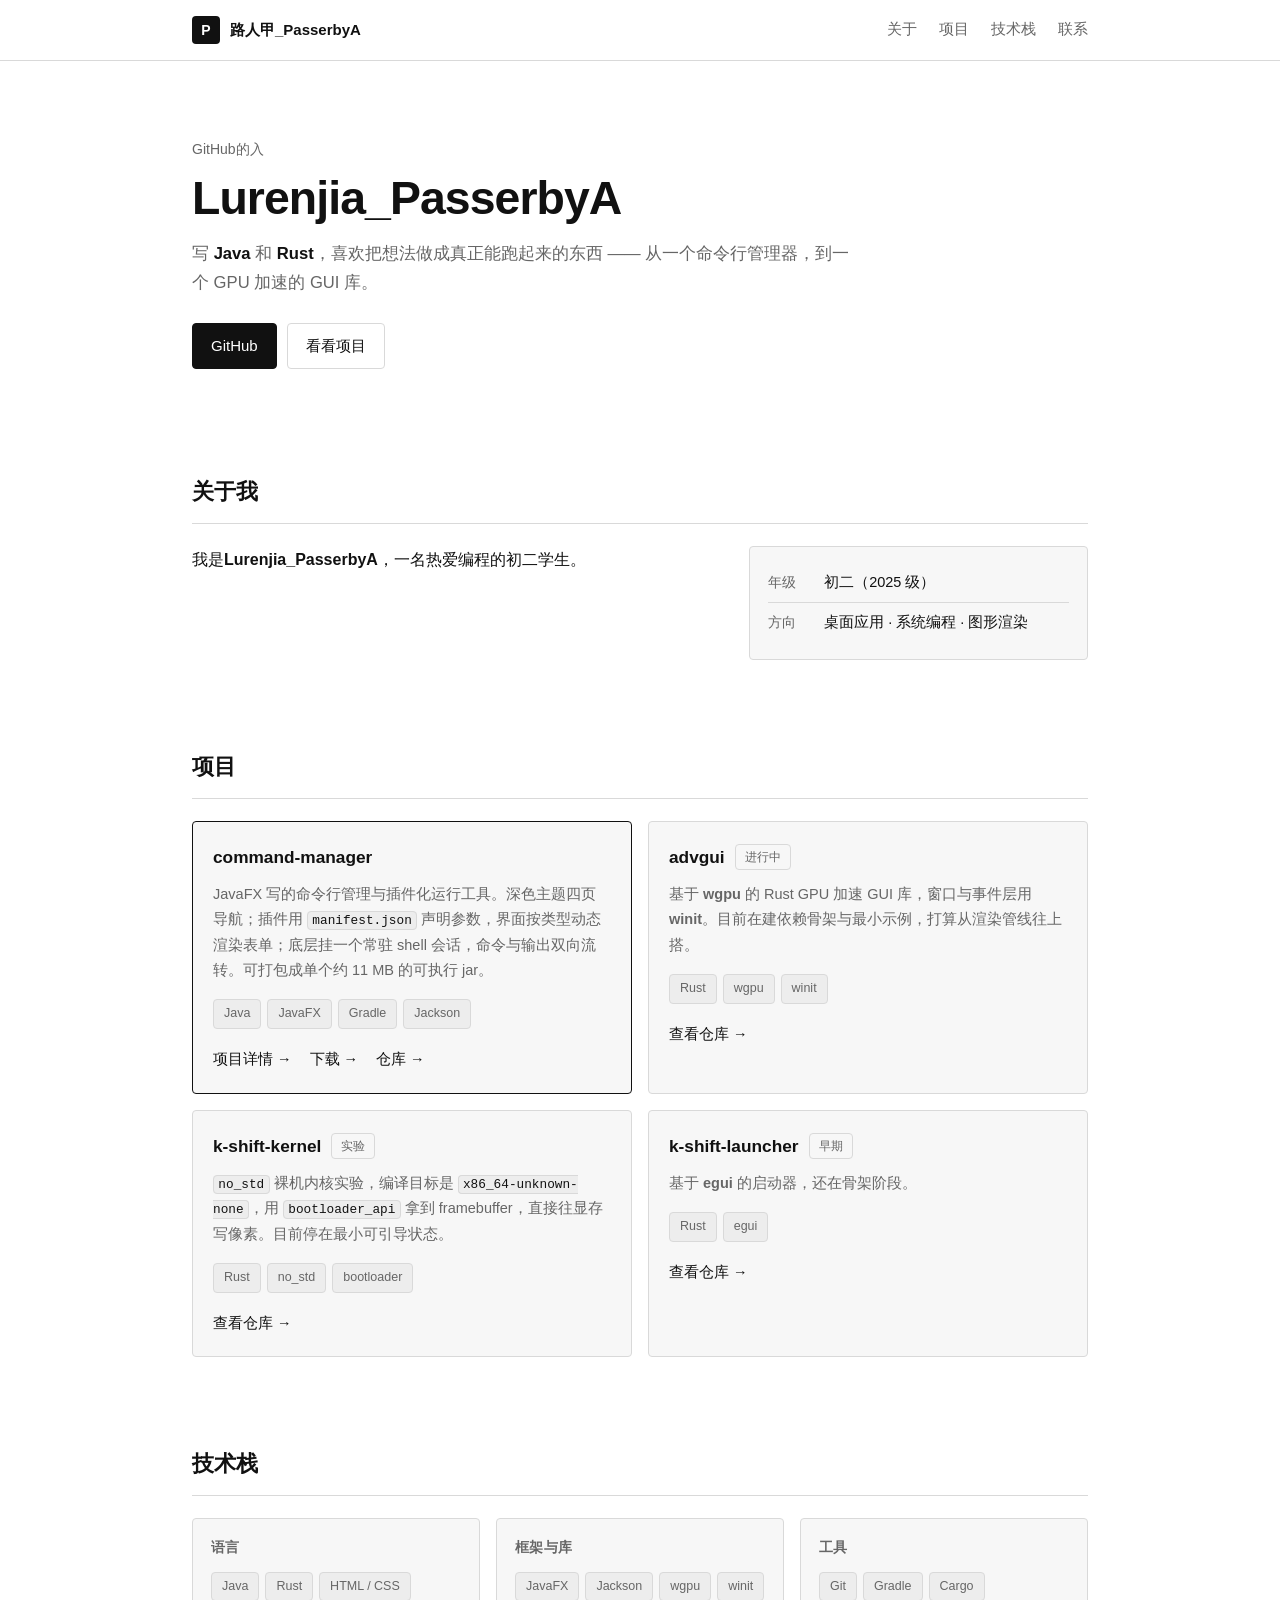
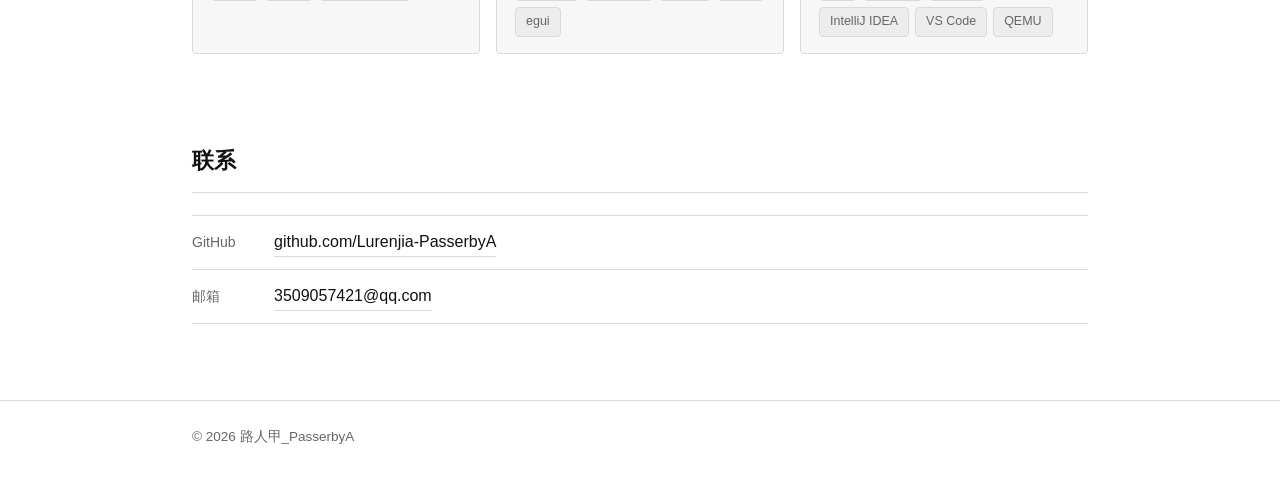
<file: index.html>
<!DOCTYPE html>
<html lang="zh-CN">
<head>
<meta charset="UTF-8">
<meta name="viewport" content="width=device-width, initial-scale=1">
<title>路人甲_PasserbyA的website</title>
<meta name="description" content="路人甲_PasserbyA的个人站点写 Java 和 Rust，做过命令行管理器和 GPU 加速 GUI 库。">
<meta name="theme-color" content="#0f0f0f">
<link rel="icon" type="image/svg+xml" href="assets/favicon.svg">
<link rel="stylesheet" href="assets/style.css">
</head>
<body>

<header class="nav">
  <div class="wrap nav-inner">
    <a class="brand" href="#top">
      <span class="brand-mark">P</span>
      <span class="brand-text">路人甲_PasserbyA</span>
    </a>
    <nav class="nav-links">
      <a href="#about">关于</a>
      <a href="#projects">项目</a>
      <a href="#stack">技术栈</a>
      <a href="#contact">联系</a>
    </nav>
  </div>
</header>

<main id="top">

  <section class="hero wrap">
    <p class="eyebrow">GitHub的入</p>
    <h1>Lurenjia_PasserbyA</h1>
    <p class="lede">
      写 <strong>Java</strong> 和 <strong>Rust</strong>，喜欢把想法做成真正能跑起来的东西 ——
      从一个命令行管理器，到一个 GPU 加速的 GUI 库。
    </p>
    <div class="actions">
      <a class="btn btn-primary" href="https://github.com/Lurenjia-PasserbyA" target="_blank" rel="noopener">GitHub</a>
      <a class="btn" href="#projects">看看项目</a>
    </div>
  </section>

  <section id="about" class="wrap section">
    <h2>关于我</h2>
    <div class="cols">
      <div class="prose">
        <p>我是<strong>Lurenjia_PasserbyA</strong>，一名热爱编程的初二学生。</p>
      </div>
      <dl class="facts">
        <div><dt>年级</dt><dd>初二（2025 级）</dd></div>
        <div><dt>方向</dt><dd>桌面应用 · 系统编程 · 图形渲染</dd></div>
      </dl>
    </div>
  </section>

  <section id="projects" class="wrap section">
    <h2>项目</h2>
    <div class="grid">

      <article class="card card-featured">
        <div class="card-head">
          <h3>command-manager</h3>
        </div>
        <p>JavaFX 写的命令行管理与插件化运行工具。深色主题四页导航；插件用 <code>manifest.json</code> 声明参数，界面按类型动态渲染表单；底层挂一个常驻 shell 会话，命令与输出双向流转。可打包成单个约 11 MB 的可执行 jar。</p>
        <ul class="chips">
          <li>Java</li><li>JavaFX</li><li>Gradle</li><li>Jackson</li>
        </ul>
        <div class="card-actions">
          <a class="card-link" href="projects/command-manager.html">项目详情 →</a>
          <a class="card-link" href="https://github.com/Lurenjia-PasserbyA/command-manager/releases" target="_blank" rel="noopener">下载 →</a>
          <a class="card-link" href="https://github.com/Lurenjia-PasserbyA/command-manager" target="_blank" rel="noopener">仓库 →</a>
        </div>
      </article>

      <article class="card">
        <div class="card-head">
          <h3>advgui</h3>
          <span class="tag">进行中</span>
        </div>
        <p>基于 <strong>wgpu</strong> 的 Rust GPU 加速 GUI 库，窗口与事件层用 <strong>winit</strong>。目前在建依赖骨架与最小示例，打算从渲染管线往上搭。</p>
        <ul class="chips">
          <li>Rust</li><li>wgpu</li><li>winit</li>
        </ul>
        <a class="card-link" href="https://github.com/Lurenjia-PasserbyA/advgui" target="_blank" rel="noopener">查看仓库 →</a>
      </article>

      <article class="card">
        <div class="card-head">
          <h3>k-shift-kernel</h3>
          <span class="tag">实验</span>
        </div>
        <p><code>no_std</code> 裸机内核实验，编译目标是 <code>x86_64-unknown-none</code>，用 <code>bootloader_api</code> 拿到 framebuffer，直接往显存写像素。目前停在最小可引导状态。</p>
        <ul class="chips">
          <li>Rust</li><li>no_std</li><li>bootloader</li>
        </ul>
        <a class="card-link" href="https://github.com/Lurenjia-PasserbyA/k-shift-kernel" target="_blank" rel="noopener">查看仓库 →</a>
      </article>

      <article class="card">
        <div class="card-head">
          <h3>k-shift-launcher</h3>
          <span class="tag">早期</span>
        </div>
        <p>基于 <strong>egui</strong> 的启动器，还在骨架阶段。</p>
        <ul class="chips">
          <li>Rust</li><li>egui</li>
        </ul>
        <a class="card-link" href="https://github.com/Lurenjia-PasserbyA/k-shift-launcher" target="_blank" rel="noopener">查看仓库 →</a>
      </article>

    </div>
  </section>

  <section id="stack" class="wrap section">
    <h2>技术栈</h2>
    <div class="grid grid-tight">
      <div class="stack-card">
        <h4>语言</h4>
        <ul class="chips"><li>Java</li><li>Rust</li><li>HTML / CSS</li></ul>
      </div>
      <div class="stack-card">
        <h4>框架与库</h4>
        <ul class="chips"><li>JavaFX</li><li>Jackson</li><li>wgpu</li><li>winit</li><li>egui</li></ul>
      </div>
      <div class="stack-card">
        <h4>工具</h4>
        <ul class="chips"><li>Git</li><li>Gradle</li><li>Cargo</li><li>IntelliJ IDEA</li><li>VS Code</li><li>QEMU</li></ul>
      </div>
    </div>
  </section>

  <section id="contact" class="wrap section">
    <h2>联系</h2>
    <ul class="contact-list">
      <li>
        <span class="contact-key">GitHub</span>
        <a href="https://github.com/Lurenjia-PasserbyA" target="_blank" rel="noopener">github.com/Lurenjia-PasserbyA</a>
      </li>
      <li>
        <span class="contact-key">邮箱</span>
        <a href="mailto:3509057421@qq.com">3509057421@qq.com</a>
      </li>
    </ul>
  </section>

</main>

<footer class="footer">
  <div class="wrap">
    <p>© <span id="year">2026</span> 路人甲_PasserbyA</p>
  </div>
</footer>

<script>
  document.getElementById('year').textContent = new Date().getFullYear();
</script>
</body>
</html>
</file>
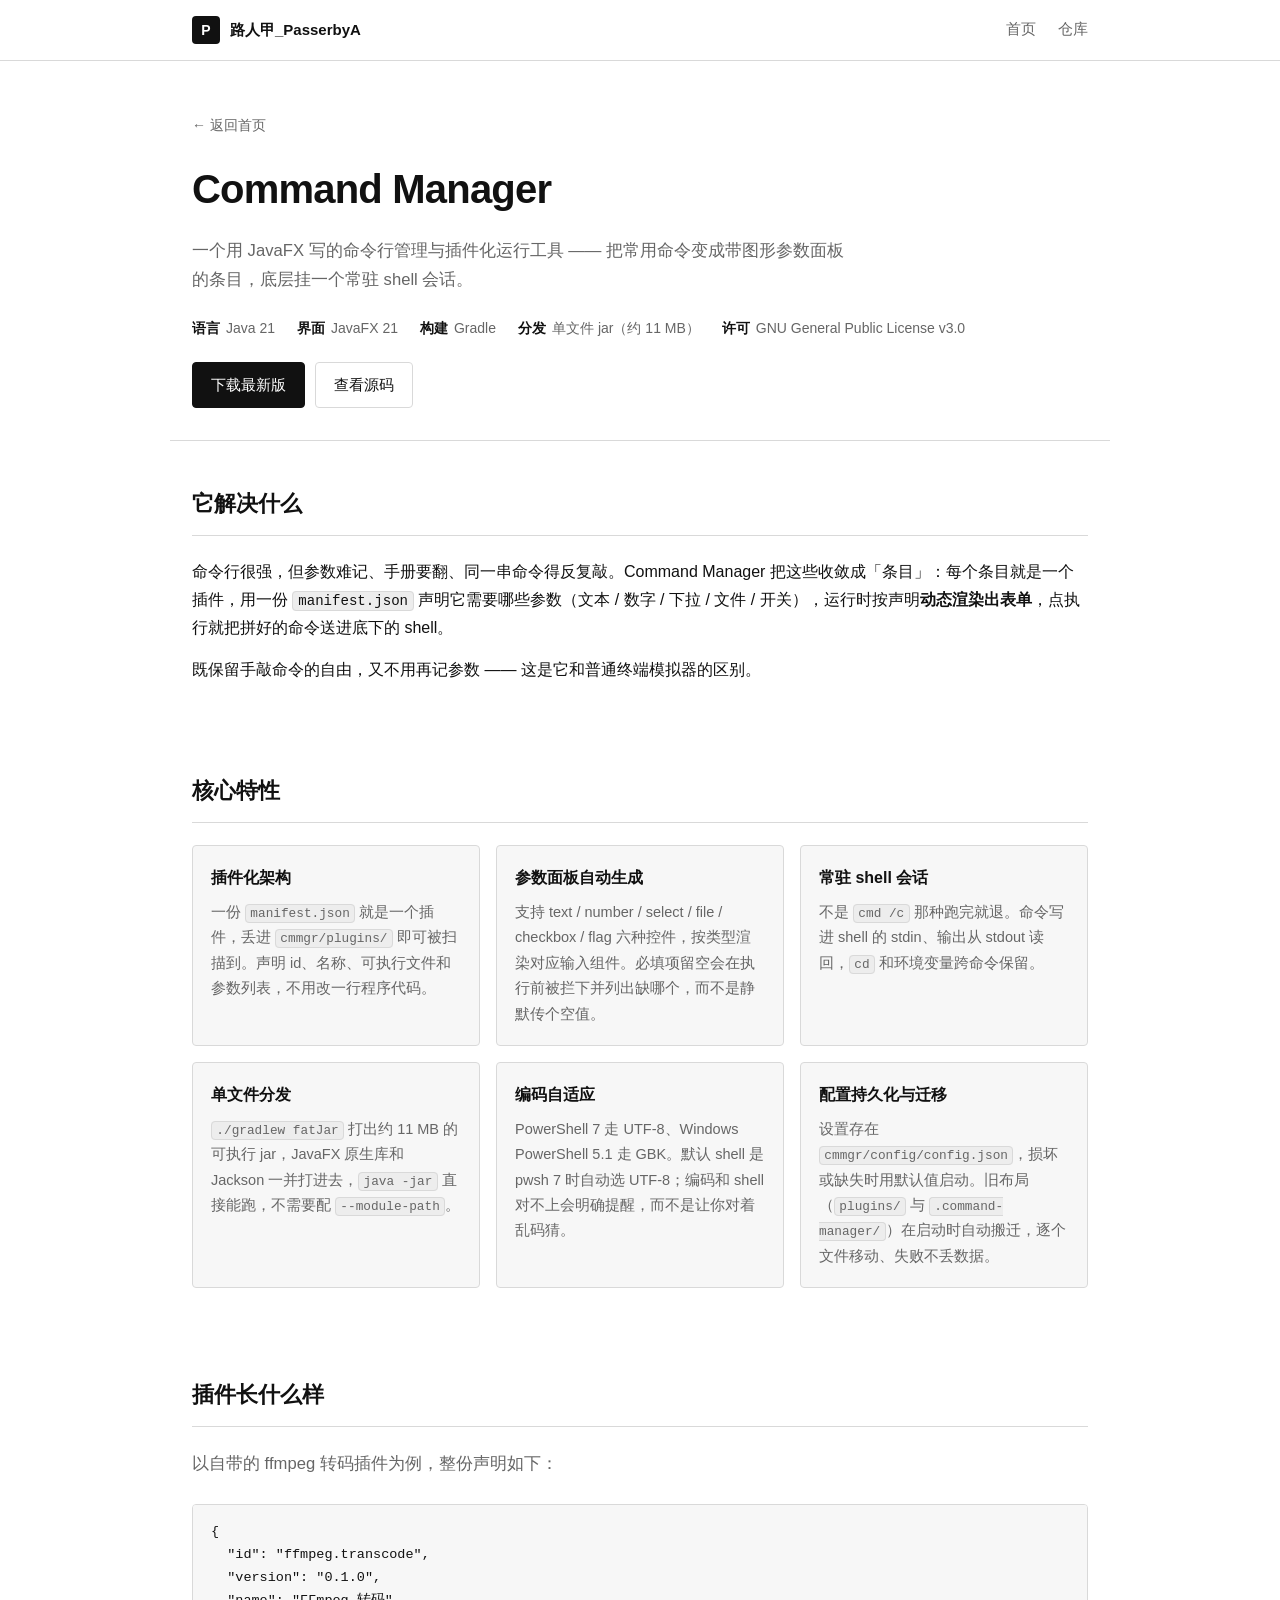
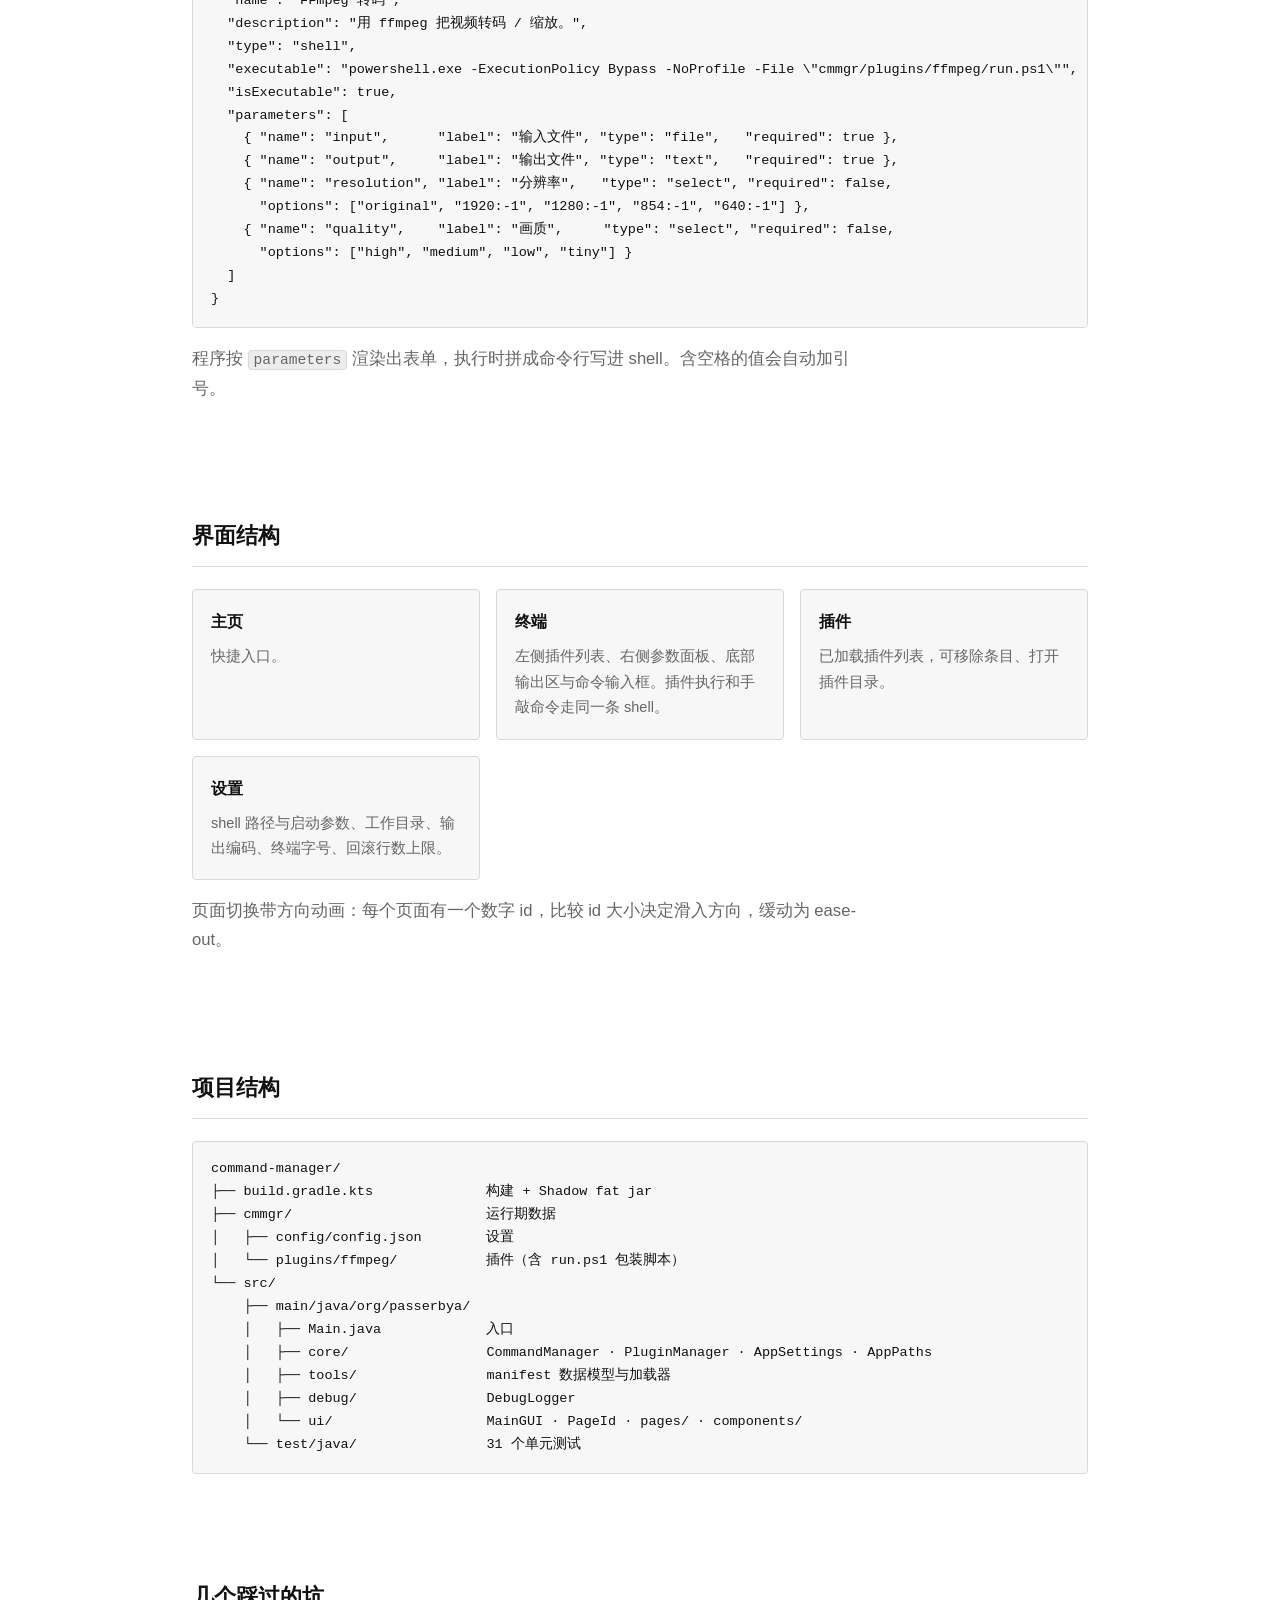
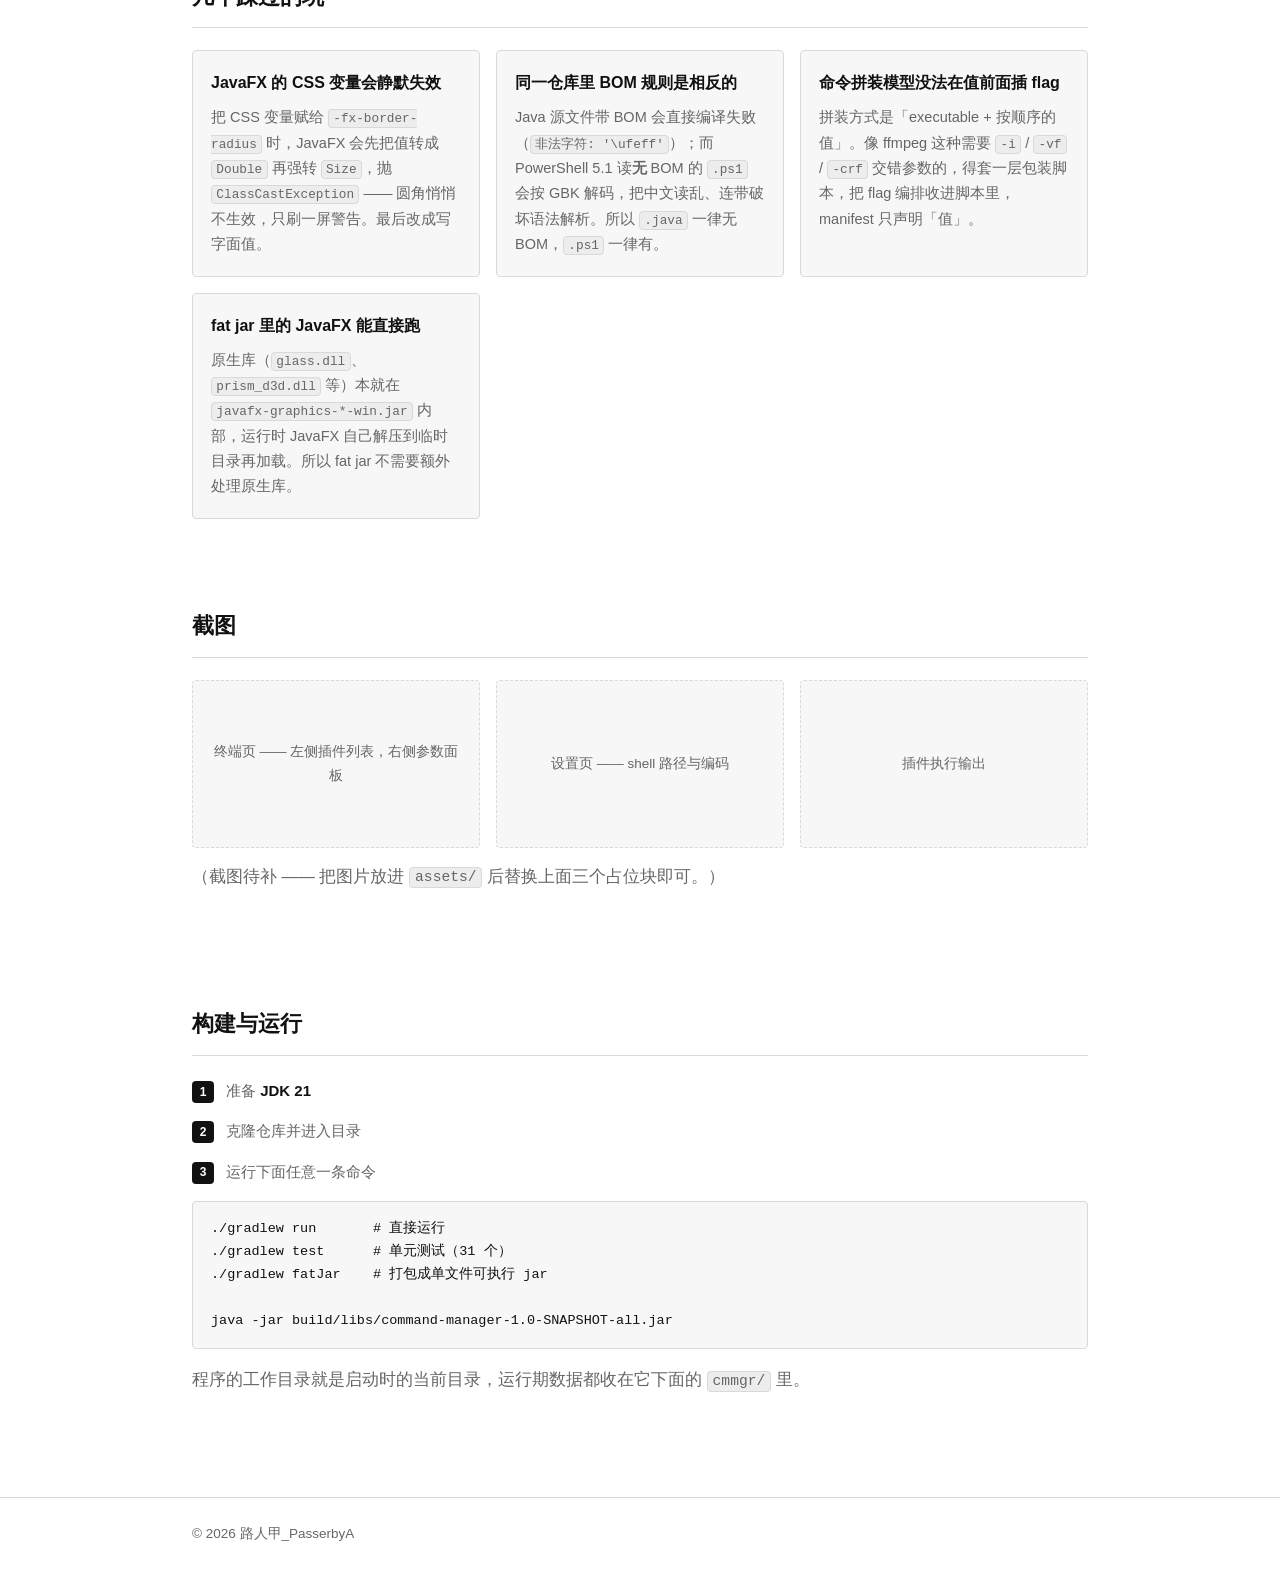
<file: projects/command-manager.html>
<!DOCTYPE html>
<html lang="zh-CN">
<head>
<meta charset="UTF-8">
<meta name="viewport" content="width=device-width, initial-scale=1">
<title>Command Manager · 路人甲_PasserbyA</title>
<meta name="description" content="Command Manager —— 用 JavaFX 写的命令行管理与插件化运行工具。插件由 manifest.json 声明，界面按参数类型动态渲染表单，底层挂常驻 shell 会话。">
<meta name="theme-color" content="#0f0f0f">
<link rel="icon" type="image/svg+xml" href="../assets/favicon.svg">
<link rel="stylesheet" href="../assets/style.css">
</head>
<body>

<header class="nav">
  <div class="wrap nav-inner">
    <a class="brand" href="../index.html">
      <span class="brand-mark">P</span>
      <span class="brand-text">路人甲_PasserbyA</span>
    </a>
    <nav class="nav-links">
      <a href="../index.html">首页</a>
      <a href="https://github.com/Lurenjia-PasserbyA/command-manager" target="_blank" rel="noopener">仓库</a>
    </nav>
  </div>
</header>

<main>

  <section class="page-head wrap">
    <a class="back" href="../index.html">← 返回首页</a>
    <h1>Command Manager</h1>
    <p class="lede">一个用 JavaFX 写的命令行管理与插件化运行工具 —— 把常用命令变成带图形参数面板的条目，底层挂一个常驻 shell 会话。</p>
    <div class="meta-row">
      <span><b>语言</b>Java 21</span>
      <span><b>界面</b>JavaFX 21</span>
      <span><b>构建</b>Gradle</span>
      <span><b>分发</b>单文件 jar（约 11 MB）</span>
      <span><b>许可</b>GNU General Public License v3.0</span>
    </div>
    <div class="actions">
      <a class="btn btn-primary" href="https://github.com/Lurenjia-PasserbyA/command-manager/releases" target="_blank" rel="noopener">下载最新版</a>
      <a class="btn" href="https://github.com/Lurenjia-PasserbyA/command-manager" target="_blank" rel="noopener">查看源码</a>
    </div>
  </section>

  <section class="wrap section">
    <h2>它解决什么</h2>
    <div class="prose">
      <p>命令行很强，但参数难记、手册要翻、同一串命令得反复敲。Command Manager 把这些收敛成「条目」：每个条目就是一个插件，用一份 <code>manifest.json</code> 声明它需要哪些参数（文本 / 数字 / 下拉 / 文件 / 开关），运行时按声明<strong>动态渲染出表单</strong>，点执行就把拼好的命令送进底下的 shell。</p>
      <p>既保留手敲命令的自由，又不用再记参数 —— 这是它和普通终端模拟器的区别。</p>
    </div>
  </section>

  <section class="wrap section">
    <h2>核心特性</h2>
    <div class="feature-grid">

      <div class="feature">
        <h3>插件化架构</h3>
        <p>一份 <code>manifest.json</code> 就是一个插件，丢进 <code>cmmgr/plugins/</code> 即可被扫描到。声明 id、名称、可执行文件和参数列表，不用改一行程序代码。</p>
      </div>

      <div class="feature">
        <h3>参数面板自动生成</h3>
        <p>支持 text / number / select / file / checkbox / flag 六种控件，按类型渲染对应输入组件。必填项留空会在执行前被拦下并列出缺哪个，而不是静默传个空值。</p>
      </div>

      <div class="feature">
        <h3>常驻 shell 会话</h3>
        <p>不是 <code>cmd /c</code> 那种跑完就退。命令写进 shell 的 stdin、输出从 stdout 读回，<code>cd</code> 和环境变量跨命令保留。</p>
      </div>

      <div class="feature">
        <h3>单文件分发</h3>
        <p><code>./gradlew fatJar</code> 打出约 11 MB 的可执行 jar，JavaFX 原生库和 Jackson 一并打进去，<code>java -jar</code> 直接能跑，不需要配 <code>--module-path</code>。</p>
      </div>

      <div class="feature">
        <h3>编码自适应</h3>
        <p>PowerShell 7 走 UTF-8、Windows PowerShell 5.1 走 GBK。默认 shell 是 pwsh 7 时自动选 UTF-8；编码和 shell 对不上会明确提醒，而不是让你对着乱码猜。</p>
      </div>

      <div class="feature">
        <h3>配置持久化与迁移</h3>
        <p>设置存在 <code>cmmgr/config/config.json</code>，损坏或缺失时用默认值启动。旧布局（<code>plugins/</code> 与 <code>.command-manager/</code>）在启动时自动搬迁，逐个文件移动、失败不丢数据。</p>
      </div>

    </div>
  </section>

  <section class="wrap section">
    <h2>插件长什么样</h2>
    <p class="lede">以自带的 ffmpeg 转码插件为例，整份声明如下：</p>
    <pre class="codeblock"><code>{
  "id": "ffmpeg.transcode",
  "version": "0.1.0",
  "name": "FFmpeg 转码",
  "description": "用 ffmpeg 把视频转码 / 缩放。",
  "type": "shell",
  "executable": "powershell.exe -ExecutionPolicy Bypass -NoProfile -File \"cmmgr/plugins/ffmpeg/run.ps1\"",
  "isExecutable": true,
  "parameters": [
    { "name": "input",      "label": "输入文件", "type": "file",   "required": true },
    { "name": "output",     "label": "输出文件", "type": "text",   "required": true },
    { "name": "resolution", "label": "分辨率",   "type": "select", "required": false,
      "options": ["original", "1920:-1", "1280:-1", "854:-1", "640:-1"] },
    { "name": "quality",    "label": "画质",     "type": "select", "required": false,
      "options": ["high", "medium", "low", "tiny"] }
  ]
}</code></pre>
    <p class="lede">程序按 <code>parameters</code> 渲染出表单，执行时拼成命令行写进 shell。含空格的值会自动加引号。</p>
  </section>

  <section class="wrap section">
    <h2>界面结构</h2>
    <div class="feature-grid">
      <div class="feature">
        <h3>主页</h3>
        <p>快捷入口。</p>
      </div>
      <div class="feature">
        <h3>终端</h3>
        <p>左侧插件列表、右侧参数面板、底部输出区与命令输入框。插件执行和手敲命令走同一条 shell。</p>
      </div>
      <div class="feature">
        <h3>插件</h3>
        <p>已加载插件列表，可移除条目、打开插件目录。</p>
      </div>
      <div class="feature">
        <h3>设置</h3>
        <p>shell 路径与启动参数、工作目录、输出编码、终端字号、回滚行数上限。</p>
      </div>
    </div>
    <p class="lede" style="margin-top:16px">页面切换带方向动画：每个页面有一个数字 id，比较 id 大小决定滑入方向，缓动为 ease-out。</p>
  </section>

  <section class="wrap section">
    <h2>项目结构</h2>
    <pre class="codeblock"><code>command-manager/
├── build.gradle.kts              构建 + Shadow fat jar
├── cmmgr/                        运行期数据
│   ├── config/config.json        设置
│   └── plugins/ffmpeg/           插件（含 run.ps1 包装脚本）
└── src/
    ├── main/java/org/passerbya/
    │   ├── Main.java             入口
    │   ├── core/                 CommandManager · PluginManager · AppSettings · AppPaths
    │   ├── tools/                manifest 数据模型与加载器
    │   ├── debug/                DebugLogger
    │   └── ui/                   MainGUI · PageId · pages/ · components/
    └── test/java/                31 个单元测试</code></pre>
  </section>

  <section class="wrap section">
    <h2>几个踩过的坑</h2>
    <div class="feature-grid">

      <div class="feature">
        <h3>JavaFX 的 CSS 变量会静默失效</h3>
        <p>把 CSS 变量赋给 <code>-fx-border-radius</code> 时，JavaFX 会先把值转成 <code>Double</code> 再强转 <code>Size</code>，抛 <code>ClassCastException</code> —— 圆角悄悄不生效，只刷一屏警告。最后改成写字面值。</p>
      </div>

      <div class="feature">
        <h3>同一仓库里 BOM 规则是相反的</h3>
        <p>Java 源文件带 BOM 会直接编译失败（<code>非法字符: '\ufeff'</code>）；而 PowerShell 5.1 读<strong>无</strong> BOM 的 <code>.ps1</code> 会按 GBK 解码，把中文读乱、连带破坏语法解析。所以 <code>.java</code> 一律无 BOM，<code>.ps1</code> 一律有。</p>
      </div>

      <div class="feature">
        <h3>命令拼装模型没法在值前面插 flag</h3>
        <p>拼装方式是「executable + 按顺序的值」。像 ffmpeg 这种需要 <code>-i</code> / <code>-vf</code> / <code>-crf</code> 交错参数的，得套一层包装脚本，把 flag 编排收进脚本里，manifest 只声明「值」。</p>
      </div>

      <div class="feature">
        <h3>fat jar 里的 JavaFX 能直接跑</h3>
        <p>原生库（<code>glass.dll</code>、<code>prism_d3d.dll</code> 等）本就在 <code>javafx-graphics-*-win.jar</code> 内部，运行时 JavaFX 自己解压到临时目录再加载。所以 fat jar 不需要额外处理原生库。</p>
      </div>

    </div>
  </section>

  <section class="wrap section">
    <h2>截图</h2>
    <div class="shot-grid">
      <div class="shot">终端页 —— 左侧插件列表，右侧参数面板</div>
      <div class="shot">设置页 —— shell 路径与编码</div>
      <div class="shot">插件执行输出</div>
    </div>
    <p class="lede" style="margin-top:14px">（截图待补 —— 把图片放进 <code>assets/</code> 后替换上面三个占位块即可。）</p>
  </section>

  <section class="wrap section">
    <h2>构建与运行</h2>
    <ol class="steps">
      <li>准备 <b>JDK 21</b></li>
      <li>克隆仓库并进入目录</li>
      <li>运行下面任意一条命令</li>
    </ol>
    <pre class="codeblock" style="margin-top:16px"><code>./gradlew run       # 直接运行
./gradlew test      # 单元测试（31 个）
./gradlew fatJar    # 打包成单文件可执行 jar

java -jar build/libs/command-manager-1.0-SNAPSHOT-all.jar</code></pre>
    <p class="lede">程序的工作目录就是启动时的当前目录，运行期数据都收在它下面的 <code>cmmgr/</code> 里。</p>
  </section>

</main>

<footer class="footer">
  <div class="wrap">
    <p>© <span id="year">2026</span> 路人甲_PasserbyA</p>
  </div>
</footer>

<script>
  document.getElementById('year').textContent = new Date().getFullYear();
</script>
</body>
</html>
</file>
<file: assets/style.css>
/* ============================================================
   路人甲_PasserbyA · 个人站点
   配色：纯黑白灰
   风格：扁平化 —— 无渐变、无阴影、无模糊、无位移动效
   ============================================================ */

:root {
  --bg:         #0f0f0f;
  --surface:    #1a1a1a;
  --surface-hi: #242424;
  --border:     #333333;
  --text:       #ededed;
  --muted:      #9a9a9a;

  --solid:      #ededed;   /* 实心块填充 */
  --solid-text: #0f0f0f;   /* 实心块上的文字 */

  --radius: 4px;           /* 想更硬朗就改成 0 */
  --maxw:   940px;
}

@media (prefers-color-scheme: light) {
  :root {
    --bg:         #ffffff;
    --surface:    #f7f7f7;
    --surface-hi: #ededed;
    --border:     #d9d9d9;
    --text:       #111111;
    --muted:      #666666;

    --solid:      #111111;
    --solid-text: #ffffff;
  }
}

*, *::before, *::after { box-sizing: border-box; }

html { scroll-behavior: smooth; }

body {
  margin: 0;
  background: var(--bg);
  color: var(--text);
  font-family: -apple-system, BlinkMacSystemFont, "Segoe UI",
               "Microsoft YaHei", "PingFang SC", "Hiragino Sans GB",
               "Noto Sans SC", Roboto, sans-serif;
  font-size: 16px;
  line-height: 1.75;
  -webkit-font-smoothing: antialiased;
}

a { color: inherit; text-decoration: none; border-bottom: 1px solid var(--border); }
a:hover { border-bottom-color: var(--text); }

:focus-visible { outline: 2px solid var(--text); outline-offset: 2px; }

code {
  font-family: "Cascadia Code", Consolas, "JetBrains Mono", monospace;
  font-size: .88em;
  background: var(--surface-hi);
  border: 1px solid var(--border);
  border-radius: var(--radius);
  padding: .08em .34em;
}

.wrap { width: 100%; max-width: var(--maxw); margin: 0 auto; padding: 0 22px; }

/* ---------------- 顶部导航 ---------------- */
.nav {
  position: sticky; top: 0; z-index: 20;
  background: var(--bg);
  border-bottom: 1px solid var(--border);
}
.nav-inner {
  display: flex; align-items: center; justify-content: space-between;
  gap: 16px; min-height: 60px;
}
.brand { display: inline-flex; align-items: center; gap: 10px; font-weight: 600; border: 0; }
.brand:hover { border: 0; }
.brand-mark {
  display: grid; place-items: center;
  width: 28px; height: 28px; border-radius: var(--radius);
  background: var(--solid); color: var(--solid-text);
  font-weight: 700; font-size: 14px;
}
.brand-text { font-size: 15px; }
.nav-links { display: flex; gap: 22px; }
.nav-links a { color: var(--muted); font-size: 14.5px; border: 0; }
.nav-links a:hover { color: var(--text); border: 0; }

/* ---------------- Hero ---------------- */
.hero { padding: 76px 22px 60px; }
.eyebrow { margin: 0 0 10px; color: var(--muted); font-size: 14px; }
.hero h1 {
  margin: 0 0 14px;
  font-size: clamp(2rem, 5.5vw, 2.9rem);
  line-height: 1.15; letter-spacing: -.02em; font-weight: 700;
}
.lede { margin: 0 0 26px; max-width: 40em; font-size: 1.04rem; color: var(--muted); }
.lede strong { color: var(--text); font-weight: 600; }

.actions { display: flex; flex-wrap: wrap; gap: 10px; }
.btn {
  display: inline-block; padding: 9px 18px; border-radius: var(--radius);
  border: 1px solid var(--border); background: transparent;
  color: var(--text); font-size: 15px; font-weight: 500;
}
.btn:hover { border-color: var(--text); }
.btn-primary {
  background: var(--solid); border-color: var(--solid); color: var(--solid-text);
}

/* ---------------- 区块 ---------------- */
.section { padding: 44px 22px; }
.section h2 {
  margin: 0 0 22px; font-size: 1.35rem; font-weight: 700;
  padding-bottom: 12px; border-bottom: 1px solid var(--border);
}
.prose p { margin: 0 0 14px; }
.prose p:last-child { margin-bottom: 0; }

/* ---------------- 关于：两栏 ---------------- */
.cols { display: grid; grid-template-columns: 1.55fr 1fr; gap: 32px; align-items: start; }

.facts {
  margin: 0; padding: 16px 18px;
  background: var(--surface); border: 1px solid var(--border);
  border-radius: var(--radius);
}
.facts > div { display: flex; gap: 12px; padding: 7px 0; }
.facts > div + div { border-top: 1px solid var(--border); }
.facts dt { flex: 0 0 44px; color: var(--muted); font-size: 14px; }
.facts dd { margin: 0; font-size: 14.5px; }

/* ---------------- 项目卡片 ---------------- */
.grid { display: grid; grid-template-columns: repeat(auto-fit, minmax(300px, 1fr)); gap: 16px; }
.grid-tight { grid-template-columns: repeat(auto-fit, minmax(230px, 1fr)); }

.card {
  display: flex; flex-direction: column;
  padding: 20px;
  background: var(--surface);
  border: 1px solid var(--border);
  border-radius: var(--radius);
}
.card:hover { border-color: var(--muted); }
.card-featured { border-color: var(--text); }

.card-head { display: flex; align-items: center; gap: 10px; flex-wrap: wrap; margin-bottom: 10px; }
.card-head h3 { margin: 0; font-size: 1.08rem; font-weight: 700; }
.card p { margin: 0 0 16px; font-size: 14.5px; color: var(--muted); }
.card p code { color: var(--text); }

.tag {
  font-size: 11.5px; padding: 2px 9px; border-radius: var(--radius);
  border: 1px solid var(--border); color: var(--muted); white-space: nowrap;
}
.tag-accent {
  background: var(--solid); border-color: var(--solid); color: var(--solid-text);
}

.chips { display: flex; flex-wrap: wrap; gap: 6px; list-style: none; margin: 0 0 18px; padding: 0; }
.chips li {
  font-size: 12.5px; padding: 3px 10px; border-radius: var(--radius);
  background: var(--surface-hi); border: 1px solid var(--border); color: var(--muted);
}
.card-actions { display: flex; flex-wrap: wrap; gap: 18px; margin-top: auto; }
.card-link { font-size: 14.5px; font-weight: 500; border: 0; }
.card-link:hover { border: 0; text-decoration: underline; }

/* ---------------- 技术栈卡 ---------------- */
.stack-card {
  padding: 16px 18px; background: var(--surface);
  border: 1px solid var(--border); border-radius: var(--radius);
}
.stack-card h4 {
  margin: 0 0 12px; font-size: 14px; color: var(--muted);
  font-weight: 600; letter-spacing: .3px;
}
.stack-card .chips { margin-bottom: 0; }

/* ---------------- 联系 ---------------- */
.contact-list { list-style: none; margin: 0; padding: 0; }
.contact-list li {
  display: flex; align-items: baseline; gap: 16px;
  padding: 12px 0; border-bottom: 1px solid var(--border);
}
.contact-list li:first-child { border-top: 1px solid var(--border); }
.contact-key { flex: 0 0 66px; color: var(--muted); font-size: 14px; }

/* ---------------- 页脚 ---------------- */
.footer {
  margin-top: 32px; padding: 24px 0 32px;
  border-top: 1px solid var(--border);
  color: var(--muted); font-size: 13.5px;
}
.footer p { margin: 0; }

/* ---------------- 响应式 ---------------- */
@media (max-width: 720px) {
  .cols { grid-template-columns: 1fr; gap: 24px; }
  .nav-links { gap: 16px; }
  .nav-links a { font-size: 14px; }
  .brand-text { display: none; }
  .hero { padding: 52px 22px 42px; }
  .section { padding: 34px 22px; }
}

/* ---------------- 无障碍 ---------------- */
@media (prefers-reduced-motion: reduce) {
  html { scroll-behavior: auto; }
}

/* ---------------- 打印 ---------------- */
@media print {
  .nav, .actions, .footer { display: none; }
  body { background: #fff; color: #000; }
  .card, .facts, .stack-card { border-color: #999; }
}
/* ============================================================
   子页：项目详情
   ============================================================ */

.page-head { padding: 50px 22px 32px; border-bottom: 1px solid var(--border); }
.page-head h1 { margin: 0 0 12px; font-size: clamp(1.8rem, 5vw, 2.5rem); letter-spacing: -.02em; font-weight: 700; }
.page-head .lede { margin-bottom: 22px; }

.back { display: inline-block; margin-bottom: 16px; color: var(--muted); font-size: 14px; border: 0; }
.back:hover { color: var(--text); border: 0; }

.meta-row { display: flex; flex-wrap: wrap; gap: 8px 22px; color: var(--muted); font-size: 14px; }
.meta-row b { color: var(--text); font-weight: 600; margin-right: 6px; }
.page-head .actions { margin-top: 22px; }
.page-head .actions .btn { margin: 0; }

.feature-grid { display: grid; grid-template-columns: repeat(auto-fit, minmax(258px, 1fr)); gap: 16px; }
.feature {
  padding: 18px; background: var(--surface);
  border: 1px solid var(--border); border-radius: var(--radius);
}
.feature h3 { margin: 0 0 8px; font-size: 1rem; font-weight: 700; }
.feature p { margin: 0; font-size: 14.5px; color: var(--muted); }
.feature p + p { margin-top: 8px; }

.codeblock {
  margin: 0 0 16px; padding: 16px 18px; overflow-x: auto;
  background: var(--surface); border: 1px solid var(--border);
  border-radius: var(--radius);
  font-family: "Cascadia Code", Consolas, "JetBrains Mono", monospace;
  font-size: 13.5px; line-height: 1.7; color: var(--text);
}
.codeblock code { background: none; border: 0; padding: 0; font-size: inherit; }

.shot-grid { display: grid; grid-template-columns: repeat(auto-fit, minmax(276px, 1fr)); gap: 16px; }
.shot {
  display: grid; place-items: center; min-height: 168px; padding: 18px;
  background: var(--surface); border: 1px dashed var(--border);
  border-radius: var(--radius); color: var(--muted); font-size: 13.5px; text-align: center;
}

.steps { list-style: none; margin: 0; padding: 0; counter-reset: s; }
.steps li { position: relative; padding: 0 0 14px 34px; color: var(--muted); font-size: 15px; }
.steps li::before {
  counter-increment: s; content: counter(s);
  position: absolute; left: 0; top: 3px;
  width: 22px; height: 22px; display: grid; place-items: center;
  background: var(--solid); color: var(--solid-text);
  border-radius: var(--radius); font-size: 12px; font-weight: 700;
}
.steps li b { color: var(--text); }
.steps li:last-child { padding-bottom: 0; }

@media print {
  .back, .codeblock, .shot { border-color: #999; }
}
</file>
